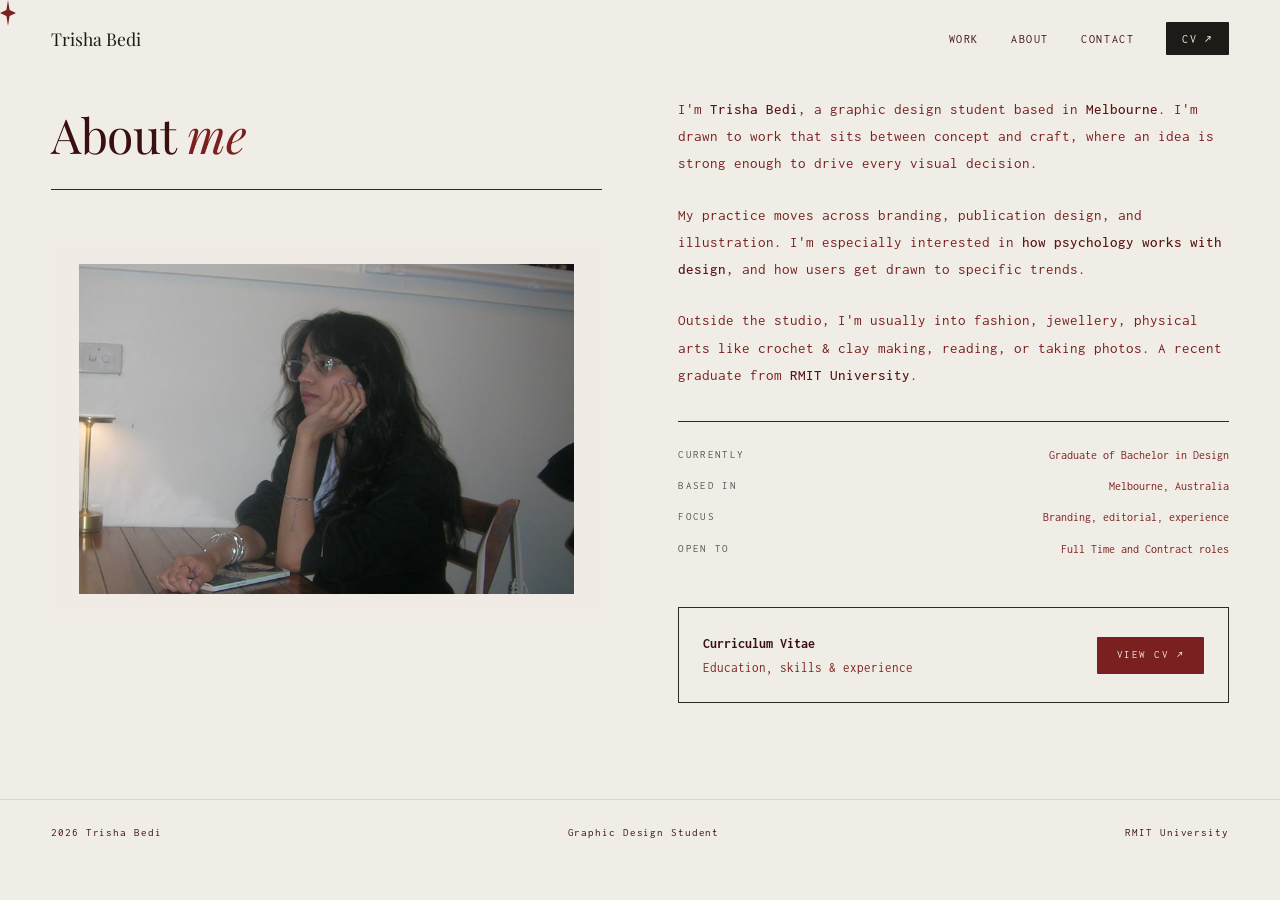
<file: about.html>
<!DOCTYPE html>
<html lang="en">
<head>
<meta charset="UTF-8">
<meta name="viewport" content="width=device-width, initial-scale=1.0">
<title>About — Trisha Bedi</title>
<link rel="preconnect" href="https://fonts.googleapis.com">
<link rel="preconnect" href="https://fonts.gstatic.com" crossorigin>
<link href="https://fonts.googleapis.com/css2?family=Playfair+Display:ital,wght@0,400;0,700;1,400;1,700&family=Inconsolata:wght@300;400;500&display=swap" rel="stylesheet">
<link rel="stylesheet" href="assets/css/styles.css">
</head>
<body>

<div class="cur" id="c1"></div>

<!-- NAV -->
<nav id="nav">

  <a class="nav-name" href="index.html">Trisha Bedi</a>

  <div class="nav-right">
    <a href="index.html">Work</a>
    <a href="about.html">About</a>
    <a href="contact.html">Contact</a>
    <a href="website/CV.pdf" target="_blank" rel="noopener" class="cv-btn">CV ↗</a>
  </div>

  <button class="menu-toggle"
          type="button"
          aria-label="Open menu"
          aria-expanded="false">
    <span></span>
    <span></span>
  </button>

  <div class="mobile-menu">
    <a href="index.html">Work</a>
    <a href="about.html">About</a>
    <a href="contact.html">Contact</a>
    <a href="website/CV.pdf" target="_blank" rel="noopener">CV ↗</a>
  </div>

</nav>
<div class="page active" id="page-home">

  <section class="about" id="about-section">
    <div>
      <div class="section-header reveal">
        <h2 class="section-heading">About <em>me</em></h2>
      </div>
      <div class="about-photo reveal" style="transition-delay:.1s">
        <img src="website/about.png" alt="Trisha Bedi" loading="eager" decoding="async">
        <div class="about-photo-label"></div>
      </div>
    </div>
    <div class="about-right reveal" style="transition-delay:.15s">
      <p>I'm <strong>Trisha Bedi</strong>, a graphic design student based in <strong>Melbourne</strong>. I'm drawn to work that sits between concept and craft, where an idea is strong enough to drive every visual decision.</p>
      <p>My practice moves across branding, publication design, and illustration. I'm especially interested in <strong>how psychology works with design</strong>, and how users get drawn to specific trends.</p>
      <p>Outside the studio, I'm usually into fashion, jewellery, physical arts like crochet & clay making, reading, or taking photos. A recent graduate from <strong>RMIT University</strong>.</p>
      <div class="about-details">
        <div class="detail-row"><span class="detail-label">Currently</span><span class="detail-val">Graduate of Bachelor in Design</span></div>
        <div class="detail-row"><span class="detail-label">Based in</span><span class="detail-val">Melbourne, Australia</span></div>
        <div class="detail-row"><span class="detail-label">Focus</span><span class="detail-val">Branding, editorial, experience</span></div>
        <div class="detail-row"><span class="detail-label">Open to</span><span class="detail-val">Full Time and Contract roles</span></div>
      </div>
      <div class="cv-block">
        <div class="cv-block-text"><strong>Curriculum Vitae</strong>Education, skills &amp; experience</div>
        <a href="website/CV.pdf" target="_blank" rel="noopener" class="cv-link">View CV ↗</a>
      </div>
    </div>
  </section>

  <footer>
    <span>2026 Trisha Bedi</span>
    <span>Graphic Design Student</span>
    <span>RMIT University</span>
  </footer>

</div>

<script src="assets/js/vendor/jquery-3.7.1.min.js"></script>
<script src="assets/js/app.js"></script>
</body>
</html>
</file>
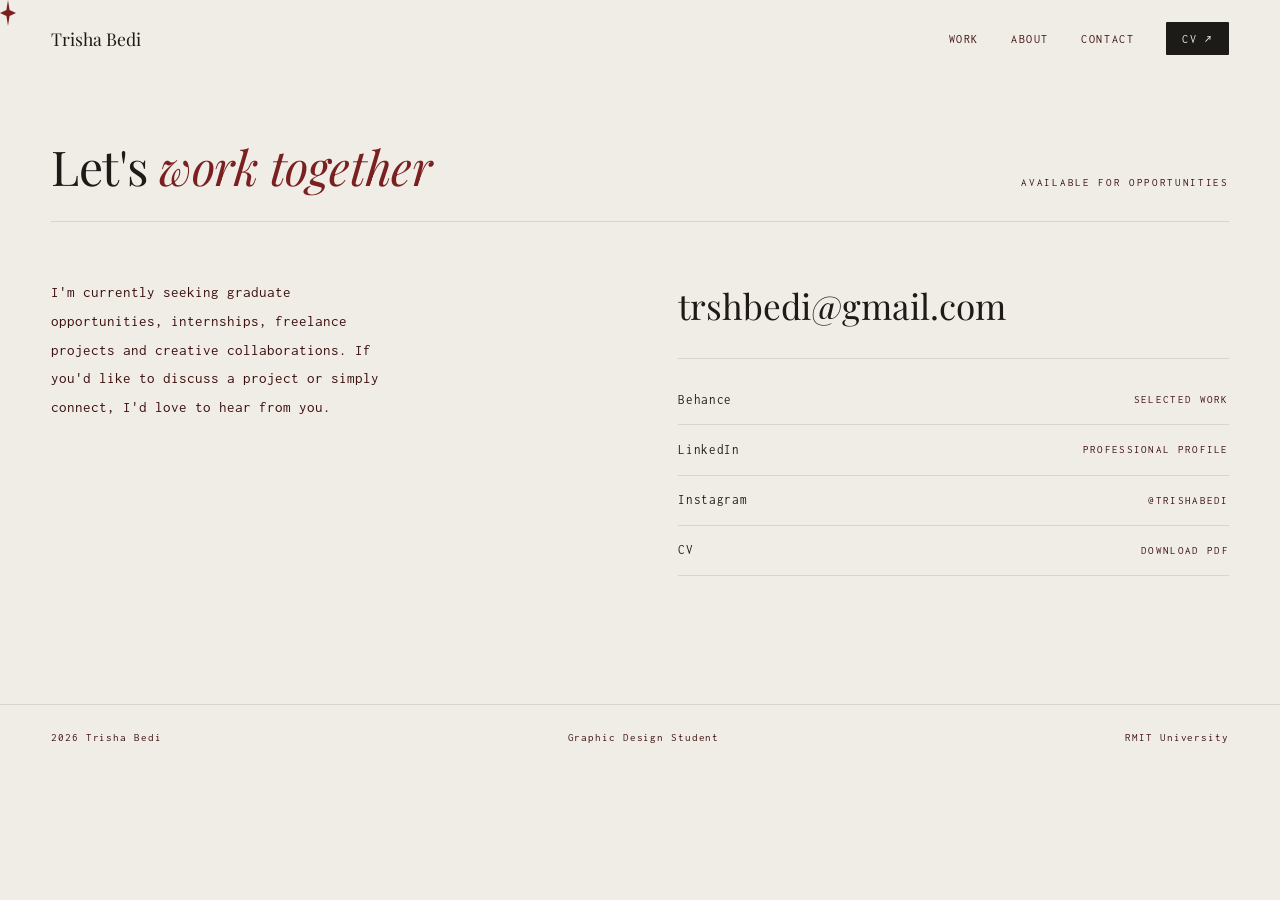
<file: contact.html>
<!DOCTYPE html>
<html lang="en">
<head>
<meta charset="UTF-8">
<meta name="viewport" content="width=device-width, initial-scale=1.0">
<title>Contact — Trisha Bedi</title>
<link rel="preconnect" href="https://fonts.googleapis.com">
<link rel="preconnect" href="https://fonts.gstatic.com" crossorigin>
<link href="https://fonts.googleapis.com/css2?family=Playfair+Display:ital,wght@0,400;0,700;1,400;1,700&family=Inconsolata:wght@300;400;500&display=swap" rel="stylesheet">
<link rel="stylesheet" href="assets/css/styles.css">
</head>
<body>

<div class="cur" id="c1"></div>

<!-- NAV -->
<nav id="nav">

  <a class="nav-name" href="index.html">Trisha Bedi</a>

  <div class="nav-right">
    <a href="index.html">Work</a>
    <a href="about.html">About</a>
    <a href="contact.html">Contact</a>
    <a href="website/CV.pdf" target="_blank" rel="noopener" class="cv-btn">CV ↗</a>
  </div>

  <button class="menu-toggle"
          type="button"
          aria-label="Open menu"
          aria-expanded="false">
    <span></span>
    <span></span>
  </button>

  <div class="mobile-menu">
    <a href="index.html">Work</a>
    <a href="about.html">About</a>
    <a href="contact.html">Contact</a>
    <a href="website/CV.pdf" target="_blank" rel="noopener">CV ↗</a>
  </div>

</nav>

<div class="page active" id="page-home">

  <section class="contact" id="contact-section">

    <div class="section-header reveal">
      <h2 class="section-heading">Let's <em>work together</em></h2>
      <span class="section-count">Available for opportunities</span>
    </div>

    <div class="contact-grid">

      <div class="contact-left">
        <p>
          I'm currently seeking graduate opportunities, internships,
          freelance projects and creative collaborations. If you'd like
          to discuss a project or simply connect, I'd love to hear from you.
        </p>
      </div>

      <div class="contact-right-minimal">

        <a href="mailto:trshbedi@gmail.com" class="contact-email-small">
          trshbedi@gmail.com
        </a>

        <a href="https://www.behance.net/trishabedi1" target="_blank" class="social-item">
          Behance
          <span>Selected Work</span>
        </a>

        <a href="https://www.linkedin.com/in/trisha-bedi-79682b272/" target="_blank" class="social-item">
          LinkedIn
          <span>Professional Profile</span>
        </a>

        <a href="#" target="_blank" class="social-item">
          Instagram
          <span>@trishabedi</span>
        </a>

        <a href="website/CV.pdf" target="_blank" class="social-item">
          CV
          <span>Download PDF</span>
        </a>

      </div>

    </div>

  </section>

  <footer>
    <span>2026 Trisha Bedi</span>
    <span>Graphic Design Student</span>
    <span>RMIT University</span>
  </footer>

</div>

<script src="assets/js/vendor/jquery-3.7.1.min.js"></script>
<script src="assets/js/app.js"></script>
</body>
</html>
</file>
<file: assets/css/styles.css>
/* ============================================================
   COLOURS — search EDIT: to find everything to personalise
   ============================================================ */
:root {
  --bg:      #F0EDE6;
  --fg:      #1C1B18;
  --mid:     #3d1010;
  --rule:    #D9D5CE;
  --pop:     #7A2020;  /* EDIT: accent colour */
  --card-bg: #EDEAE4;
  --terracotta: #7A2020;
  --terra-faint: #E8C5B8;
  --warm-white: #F7F4EF;
  --serif: 'Playfair Display', serif;
}


*,*::before,*::after{box-sizing:border-box;margin:0;padding:0}
html{scroll-behavior:smooth}
body{font-family:'Inconsolata',monospace;background:var(--bg);color:var(--fg);font-size:15px;line-height:1.6;-webkit-font-smoothing:antialiased;cursor:none}

/* ——— CURSOR ——— */
.cur{width:16px;height:26px;background:var(--pop);position:fixed;top:0;left:0;pointer-events:none;z-index:9999;clip-path:polygon(50% 0%,60% 38%,100% 50%,60% 62%,50% 100%,40% 62%,0% 50%,40% 38%);will-change:transform}
/* ——— NAV ——— */
nav{position:fixed;top:0;left:0;right:0;z-index:500;display:flex;justify-content:space-between;align-items:center;padding:1.4rem 4vw;transition:border-color .3s,background .3s;border-bottom:1px solid transparent}
nav.scrolled{border-color:var(--rule);background:rgba(247,244,239,.93);backdrop-filter:blur(8px)}
.nav-name{font-family:'Playfair Display',serif;font-size:1.1rem;font-weight:400;color:var(--fg);text-decoration:none;cursor:none}
.nav-right{display:flex;align-items:center;gap:2rem}
.nav-right a{font-size:.72rem;letter-spacing:.14em;text-transform:uppercase;color:var(--mid);text-decoration:none;transition:color .2s;cursor:none}
.nav-right a:hover{color:var(--fg)}
.cv-btn{color:var(--bg)!important;background:var(--fg)!important;padding:.45rem 1rem;border-radius:1px;transition:background .2s!important}
.cv-btn:hover{background:var(--pop)!important}

/* ——— PAGE SYSTEM ——— */
.page{display:none;min-height:100vh}
.page.active{display:block}

/* ============================================================
   HOME PAGE
   ============================================================ */

/* HERO */
.hero{
  min-height:100vh;
  display:flex;
  flex-direction:column;
  justify-content:center;
  align-items:center;
  text-align:center;
  padding:6rem 4vw 5rem;
  position:relative;
  overflow:hidden;
}
.hero-blob{position:absolute;top:0;right:0;bottom:0;width:clamp(300px,55vw,700px);pointer-events:none;user-select:none;z-index:0}
.hero-blob-left{
  left:-6%;
  right:auto;
  top:18%;
  bottom:-12%;
  width:clamp(280px,45vw,600px);
  transform:scaleX(-1);
  transform-origin:center;
  opacity:.72;
}

.hero-blob svg{width:100%;height:100%}
.hero-tag{font-size:.72rem;letter-spacing:.18em;text-transform:uppercase;color:var(--pop);margin-bottom:1.5rem;display:flex;align-items:center;justify-content:center;gap:.8rem;position:relative;z-index:1}
.hero-tag::before{content:'';display:inline-block;width:2.5rem;height:1px;background:var(--pop)}
.hero-title{
  font-family:'Playfair Display',serif;
  font-size:clamp(3.2rem,8vw,7.5rem);
  font-weight:400;
  line-height:.95;
  letter-spacing:-.02em;
  max-width:14ch;
  margin:0 auto 2.5rem;
  position:relative;
  z-index:1;
}
.hero-title em{font-style:italic;color:var(--pop)}
.hero-bottom{
  display:flex;
  flex-direction:column;
  align-items:center;
  border-top:1px solid var(--rule);
  padding-top:1.5rem;
  gap:1rem;
  width:min(62vw,940px);
  position:relative;
  z-index:2;
}
.hero-bio{
  font-size:.88rem;
  color:var(--mid);
  max-width:44ch;
  line-height:1.6;
  text-align:center;
}
.hero-scroll{display:flex;align-items:center;gap:.6rem;font-size:.68rem;letter-spacing:.18em;text-transform:uppercase;color:var(--mid);animation:drift 2.2s ease-in-out infinite}
@keyframes drift{0%,100%{transform:translateY(0)}50%{transform:translateY(5px)}}

/*Illustration - doodle*/

/* ================================
   HERO DOODLES
================================ */

/* ================================================================
   HERO DOODLE POSITIONS
   ================================================================ */

.hero-doodles{
  position:absolute;
  inset:0;
  width:100%;
  height:100%;
  overflow:hidden;
  z-index:3;
  pointer-events:none;
}

.hero-doodle{
  position:absolute;
  height:auto;
  opacity:.85;
  z-index:3;
  pointer-events:auto;
  user-select:none;

  cursor:grab;
  touch-action:none;
  will-change:left, top;
}

.hero-doodle:active{
  cursor:grabbing;
}

.doodle-card{
  top:19%;
  left:20%;
  right:auto;
  bottom:auto;
  width:115px;
}

.doodle-flower{
  top:18%;
  left:auto;
  right:30%;
  bottom:auto;
  width:125px;
}

.doodle-coffee{
  top:55%;
  left:25%;
  right:auto;
  bottom:auto;
  width:115px;
}

.doodle-cat{
  top:50%;
  left:auto;
  right:25%;
  bottom:auto;
  width:115px;
}

.doodle-heart{
  top:auto;
  left:16%;
  right:auto;
  bottom:11%;
  width:70px;
}

.doodle-camera{
  top:auto;
  left:auto;
  right:12%;
  bottom:10%;
  width:125px;
}
/* ================================
   SUBTLE MOVEMENT
================================ */

@keyframes float-card {
  0%, 100% {
    transform: translateY(0) rotate(-15deg);
  }

  50% {
    transform: translateY(-7px) rotate(-12deg);
  }
}

@keyframes float-flower {
  0%, 100% {
    transform: translateY(0) rotate(8deg);
  }

  50% {
    transform: translateY(6px) rotate(11deg);
  }
}

@keyframes float-coffee {
  0%, 100% {
    transform: translateY(0) rotate(-5deg);
  }

  50% {
    transform: translateY(-5px) rotate(-2deg);
  }
}

@keyframes float-cat {
  0%, 100% {
    transform: translateY(0);
  }

  50% {
    transform: translateY(7px);
  }
}

@keyframes float-heart {
  0%, 100% {
    transform: translateY(0) rotate(-4deg);
  }

  50% {
    transform: translateY(-5px) rotate(2deg);
  }
}

@keyframes float-camera {
  0%, 100% {
    transform: translateY(0) rotate(8deg);
  }

  50% {
    transform: translateY(-6px) rotate(11deg);
  }
}

/* MARQUEE */
.marquee-strip{
  background:var(--fg);
  padding:.9rem 0;
  overflow:hidden;
  white-space:nowrap;
}

.marquee-inner{
  display:inline-flex;
  animation:marquee 18s linear infinite;
}

.marquee-item{
  font-size:.65rem;
  letter-spacing:.22em;
  text-transform:uppercase;
  color:var(--bg);
  margin:0 2.5rem;
}

.marquee-dot{
  color:var(--pop);
  margin:0 .5rem;
}

@keyframes marquee{
  from{transform:translateX(0)}
  to{transform:translateX(-50%)}
}

/* WORK SECTION */
.work{padding:6rem 4vw}
.section-header{display:flex;justify-content:space-between;align-items:baseline;margin-bottom:3.5rem;padding-bottom:1rem;border-bottom:1px solid var(--rule)}
.section-heading{font-family:'Playfair Display',serif;font-size:clamp(1.8rem,4vw,3rem);font-weight:400;letter-spacing:-.01em}
.section-heading em{font-style:italic;color:var(--pop)}
.section-count{font-size:.7rem;letter-spacing:.15em;text-transform:uppercase;color:var(--mid)}

/* PROJECT CARDS — text left, image right */
.project-list{display:flex;flex-direction:column;gap:0}

.project-card{
  display:grid;
  grid-template-columns:3rem 1fr 1fr;
  gap:2.5rem;
  align-items:center;
  padding:2.5rem 0;
  border-bottom:1px solid var(--rule);
  text-decoration:none;color:inherit;
  position:relative;cursor:none;
}
.project-card::before{
  content:'';position:absolute;
  left:-4vw;right:-4vw;top:0;bottom:0;
  background:var(--card-bg);opacity:0;
  transition:opacity .3s;z-index:0;
}
.project-card:hover::before{opacity:1}
.project-card>*{position:relative;z-index:1}

.project-num{font-size:.72rem;letter-spacing:.1em;color:var(--mid);align-self:flex-start;padding-top:.3rem}

/* LEFT: text */
.project-text{display:flex;flex-direction:column;gap:.6rem}
.project-tags{display:flex;gap:.5rem;flex-wrap:wrap}
.tag{font-size:.62rem;letter-spacing:.14em;text-transform:uppercase;color:var(--pop);border:1px solid var(--pop);padding:.15rem .5rem;border-radius:1px}
.project-title{font-family:'Playfair Display',serif;font-size:clamp(1.3rem,2.5vw,2rem);font-weight:400;letter-spacing:-.01em;line-height:1.1}
.project-desc{font-size:.95rem;color:var(--mid);max-width:46ch;line-height:1.7}
.project-year{font-size:.7rem;letter-spacing:.1em;color:var(--mid)}
.project-cta{display:inline-flex;align-items:center;gap:.4rem;font-size:.7rem;letter-spacing:.12em;text-transform:uppercase;color:var(--pop);margin-top:.25rem}

/* RIGHT: image */
.project-thumb{
  aspect-ratio:5/2.7;
  background:var(--fg);
  border-radius:1.5px;
  overflow:hidden;
  position:relative;
  transition:transform .4s cubic-bezier(.25,.46,.45,.94);
}
.project-card:hover .project-thumb{transform:scale(1.02) translateY(-2px)}
.project-thumb img{width:100%;height:100%;object-fit:cover;display:block;transition:transform .6s ease}
.project-card:hover .project-thumb img{transform:scale(1.05)}
.project-thumb-placeholder{
  width:100%;height:100%;position:absolute;top:0;left:0;
  display:flex;flex-direction:column;align-items:center;justify-content:center;
  gap:.5rem;color:#555;font-size:.6rem;letter-spacing:.12em;text-transform:uppercase;
}
/* ── PROCESS ── */
  .process-section { background: var(--terracotta); padding: 6rem 3rem; position: relative; overflow: hidden; }
  .process-bg-text { position: absolute; bottom: -2rem; right: -1rem; font-family: var(--serif); font-size: 14rem; color: rgba(255,255,255,0.04); line-height: 1; pointer-events: none; user-select: none; }
  .process-label { color: var(--terra-faint); font-size: 0.65rem; letter-spacing: 0.22em; text-transform: uppercase; margin-bottom: 2rem; }
  .process-heading { font-family: var(--serif); font-size: 2.5rem; color: var(--warm-white); margin-bottom: 4rem; max-width: 420px; line-height: 1.25; }
  .process-steps { display: grid; grid-template-columns: repeat(4, 1fr); gap: 0; }
  .process-step { padding: 0 2rem 0 0; border-right: 1px solid rgba(255,255,255,0.12); }
  .process-step:last-child { border-right: none; padding-right: 0; }
  .process-step:not(:first-child) { padding-left: 2rem; }
  .process-step-num { font-family: var(--serif); font-style: italic; font-size: 2.5rem; color: rgba(255,255,255,0.2); margin-bottom: 1rem; transition: color 0.3s; }
  .process-step:hover .process-step-num { color: rgba(255,255,255,0.5); }
  .process-step-title { font-size: 0.78rem; letter-spacing: 0.14em; text-transform: uppercase; color: var(--terra-faint); margin-bottom: 0.8rem; }
  .process-step-desc { font-size: 0.8rem; line-height: 1.8; color: rgba(255,255,255,0.55); }

/* ABOUT */
.about{padding:6rem 4vw;background:var(--bg);color:var(--fg);display:grid;grid-template-columns:1fr 1fr;gap:6vw;align-items:start}
.about .section-heading{color:#3a0f0f}
.about .section-heading em{color:var(--pop)}
.about .section-header{border-color:#2c2a26}
.about .section-count{color:#555}
.about-photo{aspect-ratio:3/2;background:#f0ebe4;border-radius:2px;display:flex;align-items:center;justify-content:center;flex-direction:column;gap:.6rem;color:#444;font-size:.62rem;letter-spacing:.14em;text-transform:uppercase;position:relative;overflow:hidden}
.about-photo img{width:90%;height:90%;object-fit:cover}
.about-photo-label{position:absolute;bottom:1.25rem;left:1.25rem;font-size:.62rem;letter-spacing:.14em;text-transform:uppercase;color:#555}
.about-right{display:flex;flex-direction:column;gap:1.5rem}
.about-right p{font-size:.92rem;color:#7A2020;line-height:1.85}
.about-right p strong{color:#5a1515;font-weight:500}
.about-details{margin-top:.5rem;display:flex;flex-direction:column;gap:.75rem;padding-top:1.5rem;border-top:1px solid #2c2a26}
.detail-row{display:flex;justify-content:space-between;font-size:.75rem}
.detail-label{color:#555;text-transform:uppercase;letter-spacing:.12em;font-size:.68rem}
.detail-val{color:#7A2020}
.cv-block{margin-top:1.5rem;padding:1.5rem;border:1px solid #2c2a26;display:flex;justify-content:space-between;align-items:center;gap:1rem}
.cv-block-text{font-size:.8rem;color:#7A2020}
.cv-block-text strong{display:block;color:#3a0f0f;font-size:.9rem;margin-bottom:.2rem}
.cv-link{display:inline-flex;align-items:center;gap:.5rem;font-size:.7rem;letter-spacing:.14em;text-transform:uppercase;background:var(--pop);color:var(--bg);text-decoration:none;padding:.6rem 1.2rem;border-radius:1px;white-space:nowrap;transition:opacity .2s;cursor:none}
.cv-link:hover{opacity:.85}


/* CONTACT */

.contact{
  padding:8rem 4vw;
}

.contact-grid{
  display:grid;
  grid-template-columns:1fr 1fr;
  gap:6vw;
  margin-top:3rem;
}

.contact-left p{
  font-size:.95rem;
  line-height:1.9;
  color:var(--mid);
  max-width:42ch;
}

.contact-right-minimal{
  display:flex;
  flex-direction:column;
}

.contact-email-small{
  font-family:'Playfair Display', serif;
  font-size:clamp(1.5rem,3vw,2.2rem);
  text-decoration:none;
  color:var(--fg);
  padding-bottom:1.5rem;
  margin-bottom:1rem;
  border-bottom:1px solid var(--rule);
  transition:color .2s;
}

.contact-email-small:hover{
  color:var(--pop);
}

.social-item{
  display:flex;
  justify-content:space-between;
  align-items:center;
  padding:.9rem 0;
  border-bottom:1px solid var(--rule);
  text-decoration:none;
  color:var(--fg);
  font-size:.8rem;
  letter-spacing:.05em;
  transition:color .2s;
}

.social-item:hover{
  color:var(--pop);
}

.social-item span{
  font-size:.68rem;
  letter-spacing:.12em;
  text-transform:uppercase;
  color:var(--mid);
}

@media(max-width:900px){

  .contact-grid{
    grid-template-columns:1fr;
    gap:3rem;
  }

}

footer{padding:1.5rem 4vw;border-top:1px solid var(--rule);display:flex;justify-content:space-between;align-items:center;font-size:.7rem;letter-spacing:.08em;color:var(--mid);flex-wrap:wrap;gap:1rem}

/* ============================================================
   PROJECT DETAIL PAGE
   ============================================================ */
.project-detail{padding-top:6rem}

.detail-hero{
  display:grid;
  grid-template-columns:1fr 1fr;
  gap:0;
  min-height:85vh;
  align-items:stretch;
}
.detail-hero-text{
  padding:5rem 4vw 5rem 4vw;
  display:flex;flex-direction:column;justify-content:center;gap:1.5rem;
  border-right:1px solid var(--rule);
}
.detail-back{
  display:inline-flex;align-items:center;gap:.5rem;
  font-size:.7rem;letter-spacing:.14em;text-transform:uppercase;
  color:var(--mid);text-decoration:none;cursor:none;
  transition:color .2s;margin-bottom:1rem;
  background:none;border:none;font-family:'Inconsolata',monospace;
}
.detail-back:hover{color:var(--pop)}
.detail-tags{display:flex;gap:.5rem;flex-wrap:wrap}
.detail-title{font-family:'Playfair Display',serif;font-size:clamp(2.5rem,5vw,4.5rem);font-weight:400;line-height:1;letter-spacing:-.02em}
.detail-title em{font-style:italic;color:var(--pop)}
.project-desc{
  font-family: system-ui, sans-serif;
  font-size:.90rem;
  color:var(--mid);
  max-width:46ch;
  line-height:1.8;
}
.detail-meta{display:flex;flex-direction:column;gap:.6rem;padding-top:1.5rem;border-top:1px solid var(--rule);margin-top:auto}
.detail-meta-row{display:flex;gap:1.5rem;font-size:.75rem}
.detail-meta-label{color:var(--mid);text-transform:uppercase;letter-spacing:.1em;font-size:.68rem;min-width:5rem}
.detail-meta-val{color:var(--fg)}

.detail-hero-image{
  background:var(--fg);
  position:relative;overflow:hidden;
}
.detail-hero-image img{width:100%;height:100%;object-fit:cover;display:block}
.detail-hero-placeholder{
  width:100%;height:100%;position:absolute;top:0;left:0;
  display:flex;flex-direction:column;align-items:center;justify-content:center;
  gap:.75rem;color:#555;font-size:.65rem;letter-spacing:.14em;text-transform:uppercase;
  background:linear-gradient(145deg,#222,#1a1814);
}

/* Image gallery on detail page */
.detail-body{padding:5rem 4vw}
.detail-section-label{font-size:.7rem;letter-spacing:.18em;text-transform:uppercase;color:var(--pop);margin-bottom:1rem}
.detail-body-text{display:grid;grid-template-columns:1fr 1fr;gap:0 10rem;font-size:.95rem;color:var(--mid);line-height:1.9;margin-bottom:4rem}
.detail-body-text p{margin:0 0 1.25rem}
.detail-gallery{display:grid;grid-template-columns:1fr 1fr;gap:1.5rem;margin-bottom:5rem}
.detail-gallery-item{aspect-ratio:4/3;background:var(--fg);border-radius:2px;overflow:hidden;position:relative}
.detail-gallery-item img{width:100%;height:100%;object-fit:cover;display:block}
.detail-gallery-placeholder{
  width:100%;height:100%;position:absolute;top:0;left:0;
  display:flex;align-items:center;justify-content:center;flex-direction:column;
  gap:.5rem;color:#555;font-size:.6rem;letter-spacing:.12em;text-transform:uppercase;
}
.detail-gallery-item.wide{grid-column:span 2;aspect-ratio:16/7}
.detail-nav{display:flex;justify-content:space-between;align-items:center;padding:2rem 0;border-top:1px solid var(--rule)}
.detail-nav-btn{display:flex;align-items:center;gap:.5rem;font-size:.75rem;letter-spacing:.12em;text-transform:uppercase;color:var(--mid);text-decoration:none;cursor:none;background:none;border:none;font-family:'Inconsolata',monospace;transition:color .2s}
.detail-nav-btn:hover{color:var(--pop)}

/* ——— MORE PROJECTS ——— */
.more-projects{padding:0 4vw 6rem}

.more-projects-toggle{
  display:flex;
  align-items:center;
  justify-content:space-between;
  width:100%;
  padding:2rem 0;
  border-top:1px solid var(--rule);
  border-bottom:1px solid var(--rule);
  background:none;
  border-left:none;
  border-right:none;
  font-family:'Inconsolata',monospace;
  cursor:none;
  color:var(--fg);
  transition:color .2s;
}
.more-projects-toggle:hover{color:var(--pop)}

.more-projects-toggle-left{
  display:flex;
  align-items:center;
  gap:1.5rem;
}
.more-projects-toggle-label{
  font-family:'Playfair Display',serif;
  font-size:clamp(1.1rem,2vw,1.5rem);
  font-weight:400;
  letter-spacing:-.01em;
}
.more-projects-toggle-label em{font-style:italic;color:var(--pop)}
.more-projects-toggle-count{
  font-size:.65rem;
  letter-spacing:.16em;
  text-transform:uppercase;
  color:var(--mid);
  padding:.2rem .6rem;
  border:1px solid var(--rule);
}
.more-projects-toggle-icon{
  display:flex;
  align-items:center;
  gap:.5rem;
  font-size:.68rem;
  letter-spacing:.16em;
  text-transform:uppercase;
  color:var(--mid);
  transition:color .2s;
  flex-shrink:0;
}
.toggle-arrow{
  display:inline-block;
  transition:transform .4s cubic-bezier(.25,.46,.45,.94);
}
.more-projects-toggle.open .toggle-arrow{transform:rotate(180deg)}
.more-projects-toggle.open .toggle-arrow-text::before{content:'Collapse'}
.toggle-arrow-text::before{content:'Expand'}

.more-projects-drawer{
  display:grid;
  grid-template-rows:0fr;
  transition:grid-template-rows .5s cubic-bezier(.25,.46,.45,.94);
  overflow:hidden;
}
.more-projects-drawer.open{grid-template-rows:1fr}
.more-projects-drawer-inner{overflow:hidden}

/* Carousel track */
.small-projects-carousel{
  position:relative;
  padding-top:2rem;
  padding-bottom:1.5rem;
}
.small-projects-track-wrap{
  overflow-x:auto;
  overflow-y:visible;
  scrollbar-width:none;
  -ms-overflow-style:none;
  cursor:grab;
  padding-bottom:.5rem;
}
.small-projects-track-wrap:active{cursor:grabbing}
.small-projects-track-wrap::-webkit-scrollbar{display:none}
.small-projects-track{
  display:flex;
  gap:1.5rem;
  width:max-content;
  padding:0 0 .5rem;
}

/* Carousel nav */
.carousel-nav{
  display:flex;
  align-items:center;
  gap:.75rem;
  margin-top:1.25rem;
}
.carousel-btn{
  display:flex;align-items:center;justify-content:center;
  width:2.2rem;height:2.2rem;
  background:none;border:1px solid var(--rule);
  cursor:none;transition:border-color .2s,color .2s;color:var(--mid);
  font-family:'Inconsolata',monospace;
}
.carousel-btn:hover{border-color:var(--fg);color:var(--fg)}
.carousel-btn:disabled{opacity:.25;pointer-events:none}
.carousel-progress{
  flex:1;height:1px;background:var(--rule);position:relative;
}
.carousel-progress-fill{
  position:absolute;left:0;top:0;height:100%;background:var(--pop);
  transition:width .3s ease;
}
.carousel-pos{
  font-size:.65rem;letter-spacing:.12em;color:var(--mid);
  white-space:nowrap;
}

.small-card{
  display:flex;
  flex-direction:column;
  gap:.75rem;
  text-decoration:none;
  color:inherit;
  cursor:none;
  position:relative;
  width:clamp(260px,28vw,340px);
  flex-shrink:0;
}
.small-card-thumb{
  aspect-ratio:4/3;
  background:var(--fg);
  border-radius:1.5px;
  overflow:hidden;
  position:relative;
  transition:transform .35s cubic-bezier(.25,.46,.45,.94);
}
.small-card:hover .small-card-thumb{transform:scale(1.025) translateY(-2px)}
.small-card-thumb img{width:100%;height:100%;object-fit:cover;display:block;transition:transform .5s ease}
.small-card:hover .small-card-thumb img{transform:scale(1.06)}
.small-card-thumb-placeholder{
  width:100%;height:100%;
  display:flex;align-items:center;justify-content:center;
  color:#555;font-size:.58rem;letter-spacing:.12em;text-transform:uppercase;
}
.small-card-body{display:flex;flex-direction:column;gap:.3rem}
.small-card-tags{display:flex;gap:.4rem;flex-wrap:wrap}
.small-card-tag{
  font-size:.58rem;letter-spacing:.12em;text-transform:uppercase;
  color:var(--pop);border:1px solid var(--pop);padding:.1rem .4rem;border-radius:1px;
}
.small-card-title{
  font-family:'Playfair Display',serif;
  font-size:1rem;font-weight:400;letter-spacing:-.01em;
  transition:color .2s;
}
.small-card:hover .small-card-title{color:var(--pop)}
.small-card-desc{font-family:'DM Sans',sans-serif;font-size:.78rem;color:var(--mid);line-height:1.9;max-width:34ch}
.small-card-footer{
  display:flex;justify-content:space-between;align-items:center;
  font-size:.65rem;letter-spacing:.1em;color:var(--mid);
  padding-top:.4rem;border-top:1px solid var(--rule);margin-top:.1rem;
}
.small-card-cta{color:var(--pop);text-transform:uppercase;letter-spacing:.12em;font-size:.62rem}

@media(max-width:900px){
  .small-projects-grid{grid-template-columns:repeat(2,1fr)}
}
@media(max-width:560px){
  .small-projects-grid{grid-template-columns:1fr}
}

/* ——— REVEAL ———
   Content is visible by default. Animation may enhance it, but can never
   leave an off-screen section stuck at opacity:0. */
.reveal{opacity:1;transform:none}
.page.active .reveal.in{animation:reveal-in .65s ease both}
@keyframes reveal-in{
  from{opacity:0;transform:translateY(20px)}
  to{opacity:1;transform:none}
}

@media(prefers-reduced-motion:reduce){
  .page.active .reveal.in{animation:none}
  html{scroll-behavior:auto}
}

/* ——— REVEAL-lily ——— */
.reveal{opacity:0;transform:translateY(20px);transition:opacity .65s ease,transform .65s ease}
.reveal.in{opacity:1;transform:none}

/* ——— Lily ——— */
.hero-lily{position:absolute;right:-2%;top:-5%;width:52%;max-width:480px;opacity:.12;pointer-events:none;z-index:0;mix-blend-mode:multiply;transform:rotate(6deg);object-fit:contain}
.hero-fade{opacity:0;transition:opacity 1s ease}
.hero-fade.in{opacity:1}

/* ——— TRANSITIONS ——— */
.page{transition:opacity .3s ease}
.page.fade-out{opacity:0;pointer-events:none}

/* ——— RESPONSIVE ——— */
@media(max-width:900px){
   .detail-body-text{grid-template-columns:1fr}
  .project-card{grid-template-columns:1fr;gap:1.25rem;padding:2rem 0}
  .project-num{padding-top:0}
 .project-thumb{aspect-ratio:5/2.7;order:2}
.project-thumb img{object-position:center}
   .project-thumb.thumb-shift-left{aspect-ratio:2/1}
.project-thumb.thumb-shift-left img{object-position:left center}
  .about{grid-template-columns:1fr}
  .about-photo{aspect-ratio:4/3;max-height:300px;max-width:340px;margin:0 auto}
  .about-photo img{object-position:center}
  .contact-grid{grid-template-columns:1fr}
  .hide-mob{display:none!important}
  .detail-hero{grid-template-columns:1fr}
  .detail-hero-image{aspect-ratio:16/9;min-height:0;margin:0 auto}
  .detail-hero-image img{object-position:center}
  .detail-gallery{grid-template-columns:1fr}
  .detail-gallery-item{margin:0 auto}
  .detail-gallery-item img{object-position:center}
  .detail-gallery-item.wide{grid-column:span 1;aspect-ratio:4/3}
   .process-section{padding:4rem 1.5rem}
.process-bg-text{font-size:6rem;bottom:-1rem}
.process-heading{font-size:1.7rem;margin-bottom:2.5rem;max-width:100%}
.process-steps{grid-template-columns:1fr;gap:0}
.process-step{padding:0 0 2rem 0!important;border-right:none;border-bottom:1px solid rgba(255,255,255,0.12);margin-bottom:2rem}
.process-step:last-child{border-bottom:none;margin-bottom:0;padding-bottom:0!important}
   .cur{display:none}
*{cursor:auto!important}
}
   
@media(max-width:560px){
  .hero-bottom{flex-direction:column;align-items:flex-start}
}

/* ================================================================
   MOBILE HERO
   ================================================================ */

.menu-toggle,
.mobile-menu{
  display:none;
}

@media (max-width: 768px) {

  /* ================================
     MOBILE NAV
     ================================ */

  #nav{
    padding:24px 22px;
    align-items:center;
  }

 .nav-name{
  display:none;
}

  /* hide desktop links */
  .nav-right{
    display:none;
  }

  /* hamburger */
  .menu-toggle{
    display:flex;
    width:44px;
    height:44px;
    margin-left:auto;
    padding:0;

    flex-direction:column;
    align-items:center;
    justify-content:center;
    gap:7px;

    border:0;
    background:transparent;
    cursor:pointer;

    position:relative;
    z-index:101;
  }

  .menu-toggle span{
    display:block;
    width:27px;
    height:1.5px;
    background:#171411;

    transition:
      transform .3s ease,
      opacity .3s ease;
  }

  .menu-toggle.active span:first-child{
    transform:translateY(4.25px) rotate(45deg);
  }

  .menu-toggle.active span:last-child{
    transform:translateY(-4.25px) rotate(-45deg);
  }


  /* ================================
     MOBILE MENU
     ================================ */

  .mobile-menu{
    display:flex;

    position:absolute;
    top:0;
    left:0;

    width:100%;
    padding:100px 24px 38px;

    flex-direction:column;
    align-items:center;
    gap:24px;

    background:#f4f1eb;

    opacity:0;
    visibility:hidden;
    transform:translateY(-15px);

    transition:
      opacity .3s ease,
      transform .3s ease,
      visibility .3s;

    z-index:100;
  }

  .mobile-menu.open{
    opacity:1;
    visibility:visible;
    transform:translateY(0);
  }

  .mobile-menu a{
    font-family:"Inconsolata", monospace;
    font-size:20px;
    text-transform:uppercase;
    letter-spacing:.12em;
  }


  /* ================================
     HERO
     ================================ */

 @media (max-width: 768px) {

  /* ================================
     MOBILE HERO
     ================================ */

  .hero{
    min-height:100svh;
    height:auto;

    padding:7rem 1.25rem 3rem;

    justify-content:center;
    overflow:hidden;
  }

  .hero-inner{
    width:100%;
    margin:0 auto;

    text-align:center;
    align-items:center;
  }


  /* ================================
     REMOVE GRADIENTS ON MOBILE
     ================================ */

  .hero-blob{
    display:none;
  }


  /* ================================
     TOP LABEL
     ================================ */

  .hero-tag{
    display:flex;
    flex-wrap:nowrap;
    justify-content:center;
    align-items:center;

    width:100%;
    max-width:none;

    margin:0 auto 1.4rem;

    font-size:.48rem;
    letter-spacing:.08em;
    line-height:1;

    white-space:nowrap;
    text-align:center;
    gap:0;
  }

  .hero-tag::before{
    display:none;
  }


  /* ================================
     NAME
     ================================ */

  .hero-title{
    font-size:clamp(4rem,19vw,6rem);
    line-height:.88;

    max-width:100%;
    margin:0 auto 1.5rem;

    text-align:center;
  }


  /* ================================
     BIO
     ================================ */

  .hero-bottom{
    width:100%;
    max-width:390px;

    margin:0 auto;

    padding-top:1.2rem;
    gap:1.2rem;

    text-align:center;
    align-items:center;
  }

  .hero-bio{
    width:100%;
    max-width:42ch;

    margin:0 auto;

    font-size:.78rem;
    line-height:1.6;

    text-align:center;
  }


  /* ================================
     SCROLL
     ================================ */

  .hero-scroll{
    margin-top:.7rem;
    font-size:.58rem;
  }


  /* ================================
     MOBILE DOODLES
     ================================ */

  .hero-doodle{
    opacity:.65;
  }


  /* upper left */
  /* card — upper left, closer to heading */
.doodle-card{
  top:20%;
  left:11%;
  right:auto;
  bottom:auto;
  width:52px;
}

/* flower — sits beside name */
.doodle-flower{
  top:32%;
  right:10%;
  left:auto;
  bottom:auto;
  width:46px;
}

/* coffee — beside lower bio */
.doodle-coffee{
  top:61%;
  left:10%;
  right:auto;
  bottom:auto;
  width:44px;
}

/* cat — lower than coffee, near scroll */
.doodle-cat{
  top:68%;
  right:12%;
  left:auto;
  bottom:auto;
  width:48px;
}


  /* too much on mobile — hide */
  .doodle-heart,
  .doodle-camera{
    display:none;
  }

}

/* ================================
   MOBILE FOOTER
   ================================ */

/* ================================
   MOBILE FOOTER
   ================================ */

footer{
  display:flex;
  flex-direction:row;
  justify-content:space-between;
  align-items:center;

  padding:1.5rem;

  min-height:0;
  height:auto;

  gap:1rem;
}

footer span{
  margin:0;
  padding:0;
  white-space:nowrap;
}

/* 2026 Trisha Bedi */
footer span:first-child{
  font-size:.72rem;
}

/* Graphic Design */
footer span:nth-child(2){
  font-size:0;
}

footer span:nth-child(2)::after{
  content:"Graphic Design";
  font-size:.72rem;
}

/* Remove RMIT completely */
footer span:nth-child(3){
  display:none;
}
</file>
